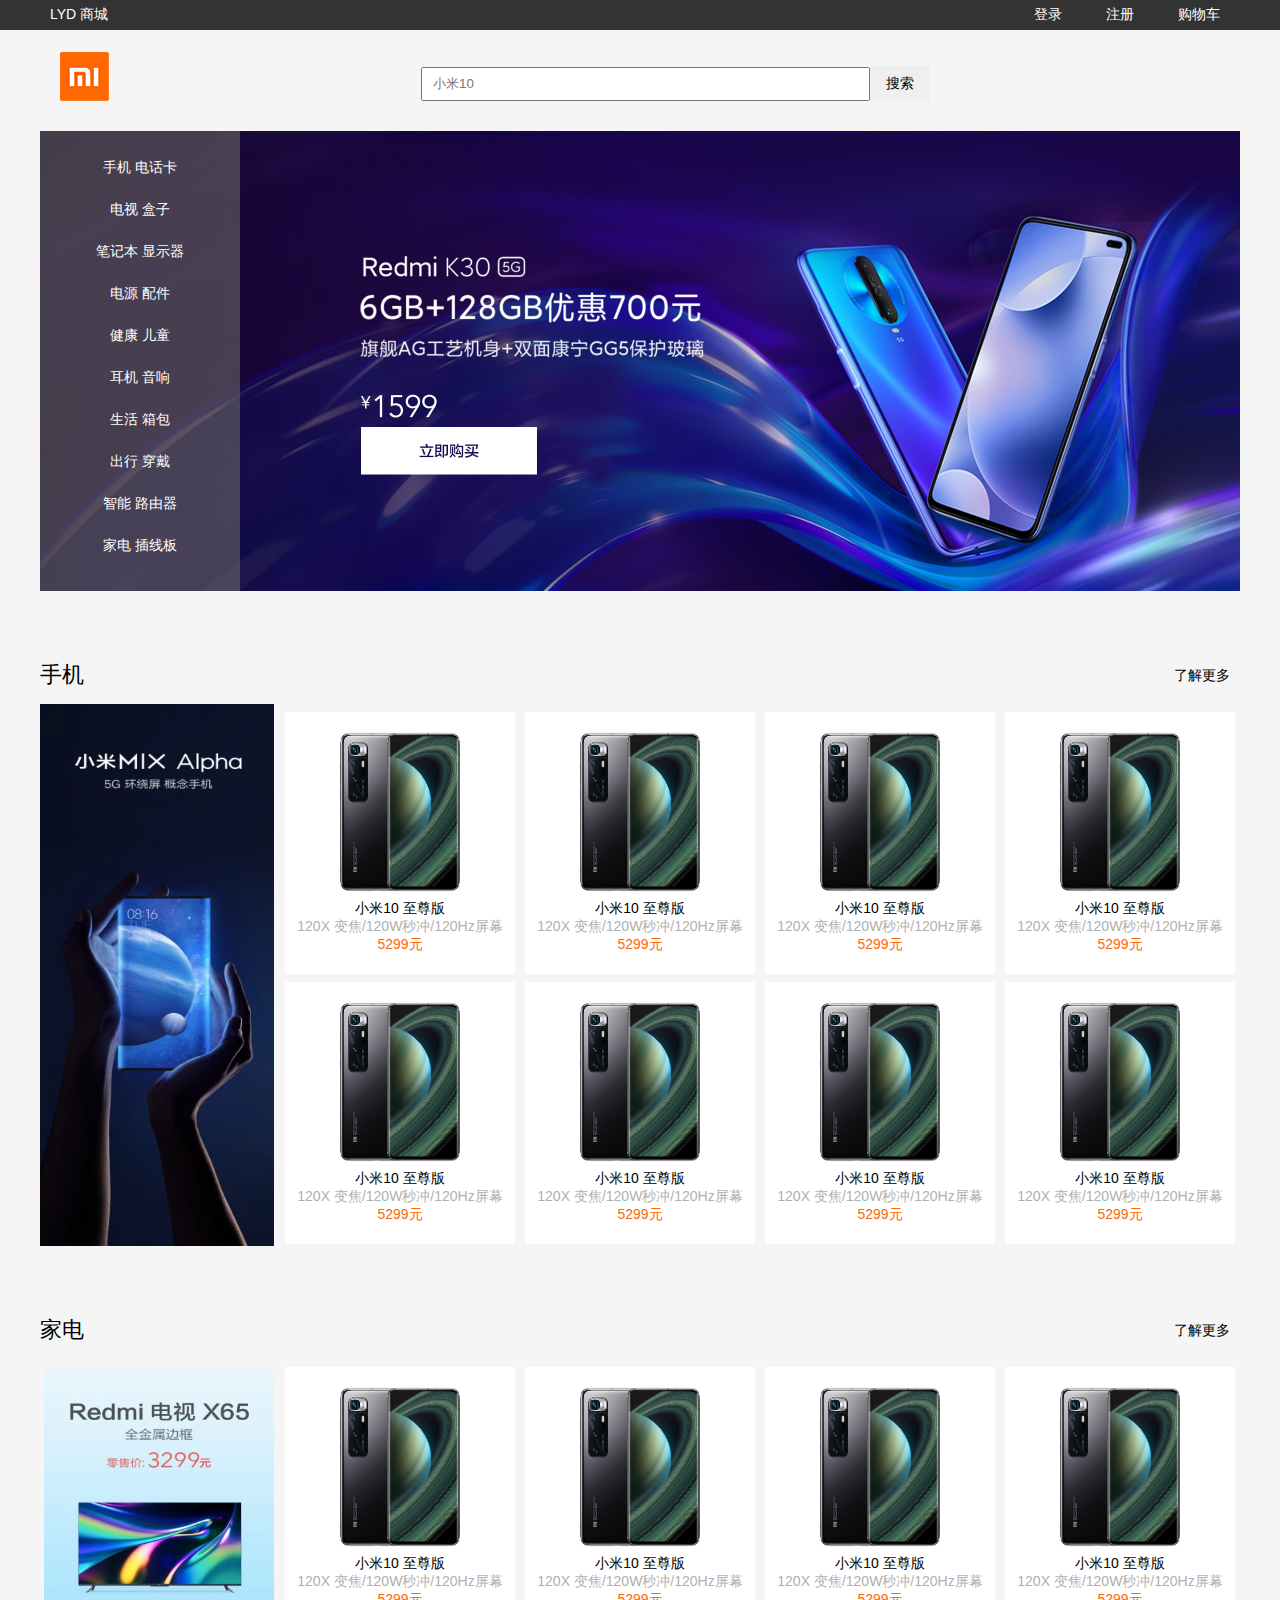
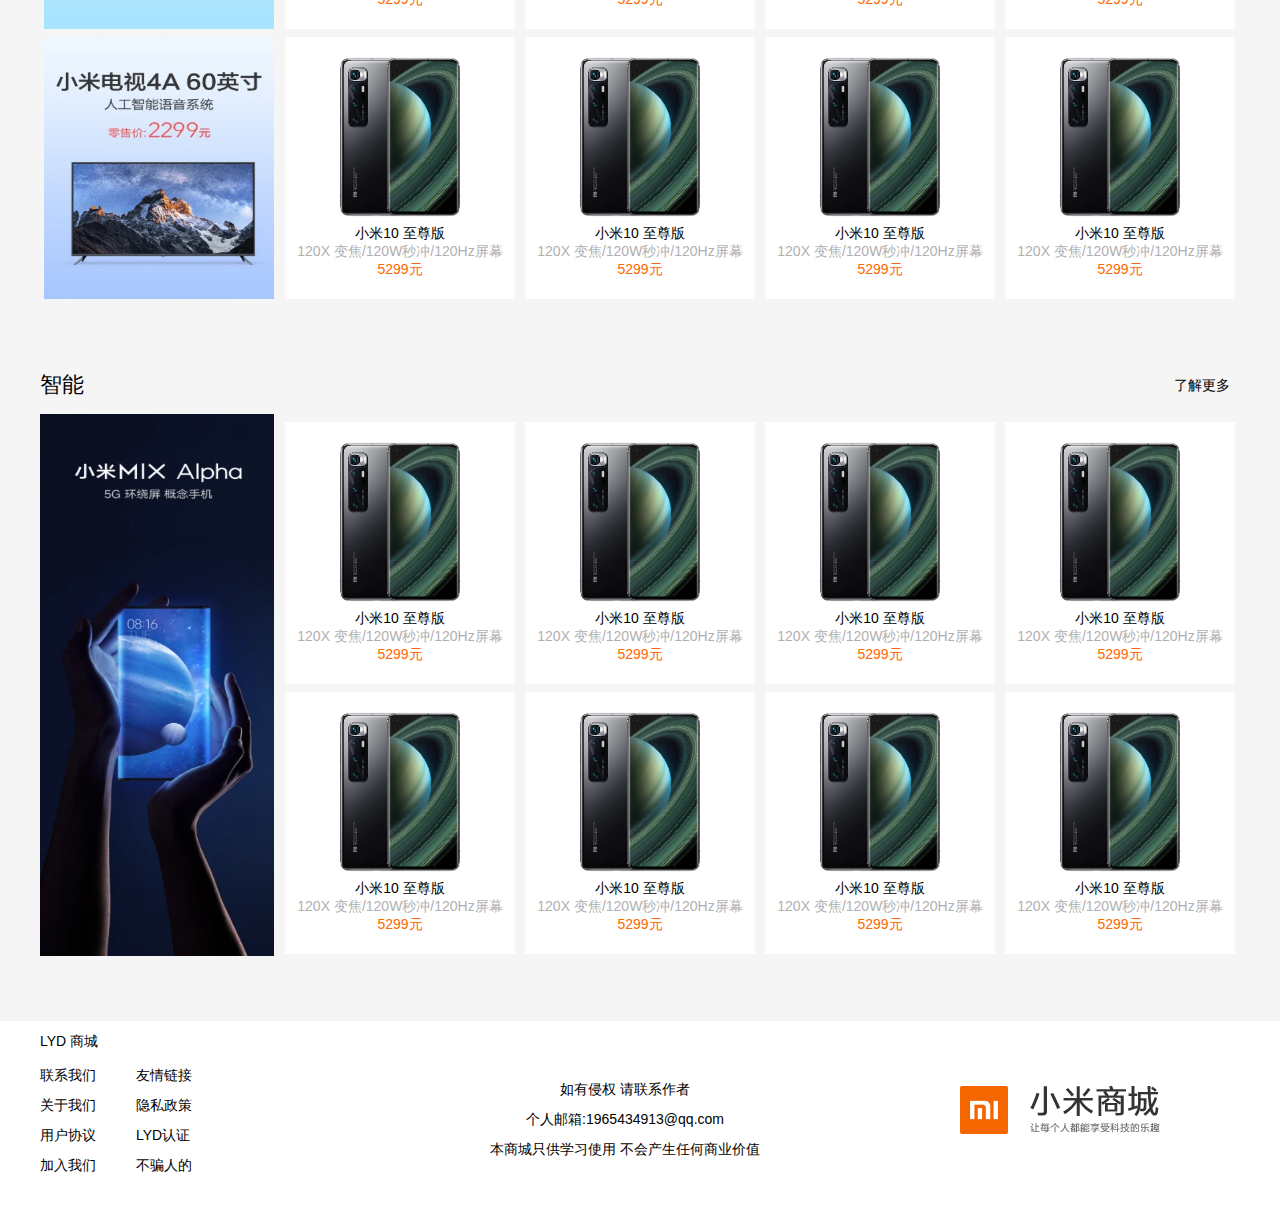
<file: index.html>
<!DOCTYPE html>
<html lang="zh">

<head>
    <meta charset="UTF-8" />
    <meta name="viewport" content="width=device-width, initial-scale=1.0" />
    <meta http-equiv="X-UA-Compatible" content="ie=edge" />
    <title>首页</title>
    <link rel="stylesheet" href="css/commom.css">
    <link rel="stylesheet" href="css/header.css">
    <link rel="stylesheet" href="css/index.css">
    <link rel="stylesheet" href="css/footer.css">
</head>

<body>
    <!-- 这个是头部 -->
    <div class="header clearfix">
        <div class="w clearfix">
            <div class="container left">
                <a href="javascript:;">LYD 商城</a>
            </div>
            <div class="bar right ">
                <a href="login.html">登录</a>
                <a href="register.html">注册</a>
                <a href="cart.html">购物车</a>
            </div>
        </div>
    </div>
    <!-- 这个是搜索栏 -->
    <div class="nav w clearfix">
        <!-- 一个logo -->
        <div class="logo clearfix">
            <a href="index.html"></a>

        </div>
        <!-- 一个搜索框 -->
        <div class="search ">
            <input type="text" placeholder="小米10">
        </div>
        <!-- 搜索按钮 -->
        <div class="searchbut ">
            <a href="list.html"><input type="button" value='搜索'></a>
        </div>
    </div>
    <!-- 头部结束 -->

    <!-- 导航 -->
    <div class="side w">
        <!-- 轮播图 -->
        <div class="images w">
            <ul>
                <li>
                    <a href="#"><img src="images/c.jpg" alt=""></a>
                </li>
                <li>
                    <a href="#"><img src="images/d.png" alt=""></a>
                </li>
                <li>
                    <a href="#"><img src="images/e.png" alt=""></a>
                </li>
                <li>
                    <a href="#"><img src="images/f.png" alt=""></a>
                </li>
            </ul>
        </div>
        <!-- 侧边导航 -->
        <div class="navlist">
            <ul>
                <li>
                    <a href="#">手机 电话卡</a>
                </li>
                <li>
                    <a href="#">电视 盒子</a>
                </li>
                <li>
                    <a href="#">笔记本 显示器</a>
                </li>
                <li>
                    <a href="#">电源 配件</a>
                </li>
                <li>
                    <a href="#">健康 儿童</a>
                </li>
                <li>
                    <a href="#">耳机 音响</a>
                </li>
                <li>
                    <a href="#">生活 箱包</a>
                </li>
                <li>
                    <a href="#">出行 穿戴</a>
                </li>
                <li>
                    <a href="#">智能 路由器</a>
                </li>
                <li>
                    <a href="#">家电 插线板</a>
                </li>
            </ul>

        </div>
    </div>
    <!-- 手机商品展示 -->
    <div class="show w">
        <div class="title clearfix">
            <h2>手机</h2>
            <a href="#">了解更多</a>
        </div>
        <div class="shops">
            <div class="sideimg left">
                <img src="./images/g.png" alt="">
            </div>
            <div class="items right">
                <ul class="clearfix">
                    <li>
                        <a href="javascript:;">
                            <img src="./images/item01.png" alt="" width="200px">
                            <h3 class="title_item">小米10 至尊版</h3>
                            <p class="desc_item">120X 变焦/120W秒冲/120Hz屏幕</p>
                            <p class="price">
                                <span class="">5299</span>元
                            </p>
                        </a>
                    </li>
                    <li>
                        <a href="javascript:;">
                            <img src="./images/item01.png" alt="" width="200px">
                            <h3 class="title_item">小米10 至尊版</h3>
                            <p class="desc_item">120X 变焦/120W秒冲/120Hz屏幕</p>
                            <p class="price">
                                <span class="">5299</span>元
                            </p>
                        </a>
                    </li>
                    <li>
                        <a href="javascript:;">
                            <img src="./images/item01.png" alt="" width="200px">
                            <h3 class="title_item">小米10 至尊版</h3>
                            <p class="desc_item">120X 变焦/120W秒冲/120Hz屏幕</p>
                            <p class="price">
                                <span class="">5299</span>元
                            </p>
                        </a>
                    </li>
                    <li>
                        <a href="javascript:;">
                            <img src="./images/item01.png" alt="" width="200px">
                            <h3 class="title_item">小米10 至尊版</h3>
                            <p class="desc_item">120X 变焦/120W秒冲/120Hz屏幕</p>
                            <p class="price">
                                <span class="">5299</span>元
                            </p>
                        </a>
                    </li>
                    <li>
                        <a href="javascript:;">
                            <img src="./images/item01.png" alt="" width="200px">
                            <h3 class="title_item">小米10 至尊版</h3>
                            <p class="desc_item">120X 变焦/120W秒冲/120Hz屏幕</p>
                            <p class="price">
                                <span class="">5299</span>元
                            </p>
                        </a>
                    </li>
                    <li>
                        <a href="javascript:;">
                            <img src="./images/item01.png" alt="" width="200px">
                            <h3 class="title_item">小米10 至尊版</h3>
                            <p class="desc_item">120X 变焦/120W秒冲/120Hz屏幕</p>
                            <p class="price">
                                <span class="">5299</span>元
                            </p>
                        </a>
                    </li>
                    <li>
                        <a href="javascript:;">
                            <img src="./images/item01.png" alt="" width="200px">
                            <h3 class="title_item">小米10 至尊版</h3>
                            <p class="desc_item">120X 变焦/120W秒冲/120Hz屏幕</p>
                            <p class="price">
                                <span class="">5299</span>元
                            </p>
                        </a>
                    </li>
                    <li>
                        <a href="javascript:;">
                            <img src="./images/item01.png" alt="" width="200px">
                            <h3 class="title_item">小米10 至尊版</h3>
                            <p class="desc_item">120X 变焦/120W秒冲/120Hz屏幕</p>
                            <p class="price">
                                <span class="">5299</span>元
                            </p>
                        </a>
                    </li>

                </ul>
            </div>
        </div>
    </div>
    <!-- 家电商品展示 注意这里的 .two css选择器-->
    <div class="show w">
        <div class="title clearfix">
            <h2>家电</h2>
            <a href="#">了解更多</a>
        </div>
        <div class="shops">
            <div class=" left two">
                <!-- 这里可以拆分为为两个商品 -->
                <!-- <img src="./images/g.png" alt=""> -->
                <ul>
                    <li>

                        <img src="./images/item02.png" alt="" width="100%" height="100%">
                    </li>
                    <li> <img src="./images/item03.png" alt="" width="100%" height="100%"></li>
                </ul>

            </div>
            <div class="items right">
                <ul class="clearfix">
                    <li>
                        <a href="javascript:;">
                            <img src="./images/item01.png" alt="" width="200px">
                            <h3 class="title_item">小米10 至尊版</h3>
                            <p class="desc_item">120X 变焦/120W秒冲/120Hz屏幕</p>
                            <p class="price">
                                <span class="">5299</span>元
                            </p>
                        </a>
                    </li>
                    <li>
                        <a href="javascript:;">
                            <img src="./images/item01.png" alt="" width="200px">
                            <h3 class="title_item">小米10 至尊版</h3>
                            <p class="desc_item">120X 变焦/120W秒冲/120Hz屏幕</p>
                            <p class="price">
                                <span class="">5299</span>元
                            </p>
                        </a>
                    </li>
                    <li>
                        <a href="javascript:;">
                            <img src="./images/item01.png" alt="" width="200px">
                            <h3 class="title_item">小米10 至尊版</h3>
                            <p class="desc_item">120X 变焦/120W秒冲/120Hz屏幕</p>
                            <p class="price">
                                <span class="">5299</span>元
                            </p>
                        </a>
                    </li>
                    <li>
                        <a href="javascript:;">
                            <img src="./images/item01.png" alt="" width="200px">
                            <h3 class="title_item">小米10 至尊版</h3>
                            <p class="desc_item">120X 变焦/120W秒冲/120Hz屏幕</p>
                            <p class="price">
                                <span class="">5299</span>元
                            </p>
                        </a>
                    </li>
                    <li>
                        <a href="javascript:;">
                            <img src="./images/item01.png" alt="" width="200px">
                            <h3 class="title_item">小米10 至尊版</h3>
                            <p class="desc_item">120X 变焦/120W秒冲/120Hz屏幕</p>
                            <p class="price">
                                <span class="">5299</span>元
                            </p>
                        </a>
                    </li>
                    <li>
                        <a href="javascript:;">
                            <img src="./images/item01.png" alt="" width="200px">
                            <h3 class="title_item">小米10 至尊版</h3>
                            <p class="desc_item">120X 变焦/120W秒冲/120Hz屏幕</p>
                            <p class="price">
                                <span class="">5299</span>元
                            </p>
                        </a>
                    </li>
                    <li>
                        <a href="javascript:;">
                            <img src="./images/item01.png" alt="" width="200px">
                            <h3 class="title_item">小米10 至尊版</h3>
                            <p class="desc_item">120X 变焦/120W秒冲/120Hz屏幕</p>
                            <p class="price">
                                <span class="">5299</span>元
                            </p>
                        </a>
                    </li>
                    <li>
                        <a href="javascript:;">
                            <img src="./images/item01.png" alt="" width="200px">
                            <h3 class="title_item">小米10 至尊版</h3>
                            <p class="desc_item">120X 变焦/120W秒冲/120Hz屏幕</p>
                            <p class="price">
                                <span class="">5299</span>元
                            </p>
                        </a>
                    </li>

                </ul>
            </div>
        </div>
    </div>
    <!-- 智能商品展示 -->
    <div class="show w">
        <div class="title clearfix">
            <h2>智能</h2>
            <a href="#">了解更多</a>
        </div>
        <div class="shops">
            <div class="sideimg left">
                <img src="./images/g.png" alt="">
            </div>
            <div class="items right">
                <ul class="clearfix">
                    <li>
                        <a href="javascript:;">
                            <img src="./images/item01.png" alt="" width="200px">
                            <h3 class="title_item">小米10 至尊版</h3>
                            <p class="desc_item">120X 变焦/120W秒冲/120Hz屏幕</p>
                            <p class="price">
                                <span class="">5299</span>元
                            </p>
                        </a>
                    </li>
                    <li>
                        <a href="javascript:;">
                            <img src="./images/item01.png" alt="" width="200px">
                            <h3 class="title_item">小米10 至尊版</h3>
                            <p class="desc_item">120X 变焦/120W秒冲/120Hz屏幕</p>
                            <p class="price">
                                <span class="">5299</span>元
                            </p>
                        </a>
                    </li>
                    <li>
                        <a href="javascript:;">
                            <img src="./images/item01.png" alt="" width="200px">
                            <h3 class="title_item">小米10 至尊版</h3>
                            <p class="desc_item">120X 变焦/120W秒冲/120Hz屏幕</p>
                            <p class="price">
                                <span class="">5299</span>元
                            </p>
                        </a>
                    </li>
                    <li>
                        <a href="javascript:;">
                            <img src="./images/item01.png" alt="" width="200px">
                            <h3 class="title_item">小米10 至尊版</h3>
                            <p class="desc_item">120X 变焦/120W秒冲/120Hz屏幕</p>
                            <p class="price">
                                <span class="">5299</span>元
                            </p>
                        </a>
                    </li>
                    <li>
                        <a href="javascript:;">
                            <img src="./images/item01.png" alt="" width="200px">
                            <h3 class="title_item">小米10 至尊版</h3>
                            <p class="desc_item">120X 变焦/120W秒冲/120Hz屏幕</p>
                            <p class="price">
                                <span class="">5299</span>元
                            </p>
                        </a>
                    </li>
                    <li>
                        <a href="javascript:;">
                            <img src="./images/item01.png" alt="" width="200px">
                            <h3 class="title_item">小米10 至尊版</h3>
                            <p class="desc_item">120X 变焦/120W秒冲/120Hz屏幕</p>
                            <p class="price">
                                <span class="">5299</span>元
                            </p>
                        </a>
                    </li>
                    <li>
                        <a href="javascript:;">
                            <img src="./images/item01.png" alt="" width="200px">
                            <h3 class="title_item">小米10 至尊版</h3>
                            <p class="desc_item">120X 变焦/120W秒冲/120Hz屏幕</p>
                            <p class="price">
                                <span class="">5299</span>元
                            </p>
                        </a>
                    </li>
                    <li>
                        <a href="javascript:;">
                            <img src="./images/item01.png" alt="" width="200px">
                            <h3 class="title_item">小米10 至尊版</h3>
                            <p class="desc_item">120X 变焦/120W秒冲/120Hz屏幕</p>
                            <p class="price">
                                <span class="">5299</span>元
                            </p>
                        </a>
                    </li>

                </ul>
            </div>
        </div>
    </div>
    <!-- 商品展示结束 -->
    <!-- 尾部开始 -->
    <div class="footer w">
        <div class="font_desc w">
            <span>LYD 商城</span>
            <div class="font_desc2 clearfix">
                <!-- 第一列 -->
                <div class="font_desc3 ">
                    <ul>
                        <li>
                            <a href="">联系我们</a>
                        </li>
                        <li><a href="">关于我们</a></li>
                        <li><a href="">用户协议</a></li>
                        <li><a href="">加入我们</a></li>
                    </ul>
                </div>
                <!-- 第二列 -->
                <div class="font_desc4 ">
                    <ul>
                        <li>
                            <a href="">友情链接</a>
                        </li>
                        <li><a href="">隐私政策</a></li>
                        <li><a href="">LYD认证</a></li>
                        <li><a href="">不骗人的</a></li>
                    </ul>
                </div>
                <!-- 第三列 -->
                <div class=" info  right">
                    <p>如有侵权 请联系作者</p>
                    <p>个人邮箱:1965434913@qq.com</p>
                    <p>本商城只供学习使用 不会产生任何商业价值</p>
                </div>
                <div class="position">
                    <a href="#"><img src="./images/logo.png" alt=""></a>
                </div>
            </div>
        </div>
    </div>
    <!-- 尾部结束 -->
</body>

</html>
</file>
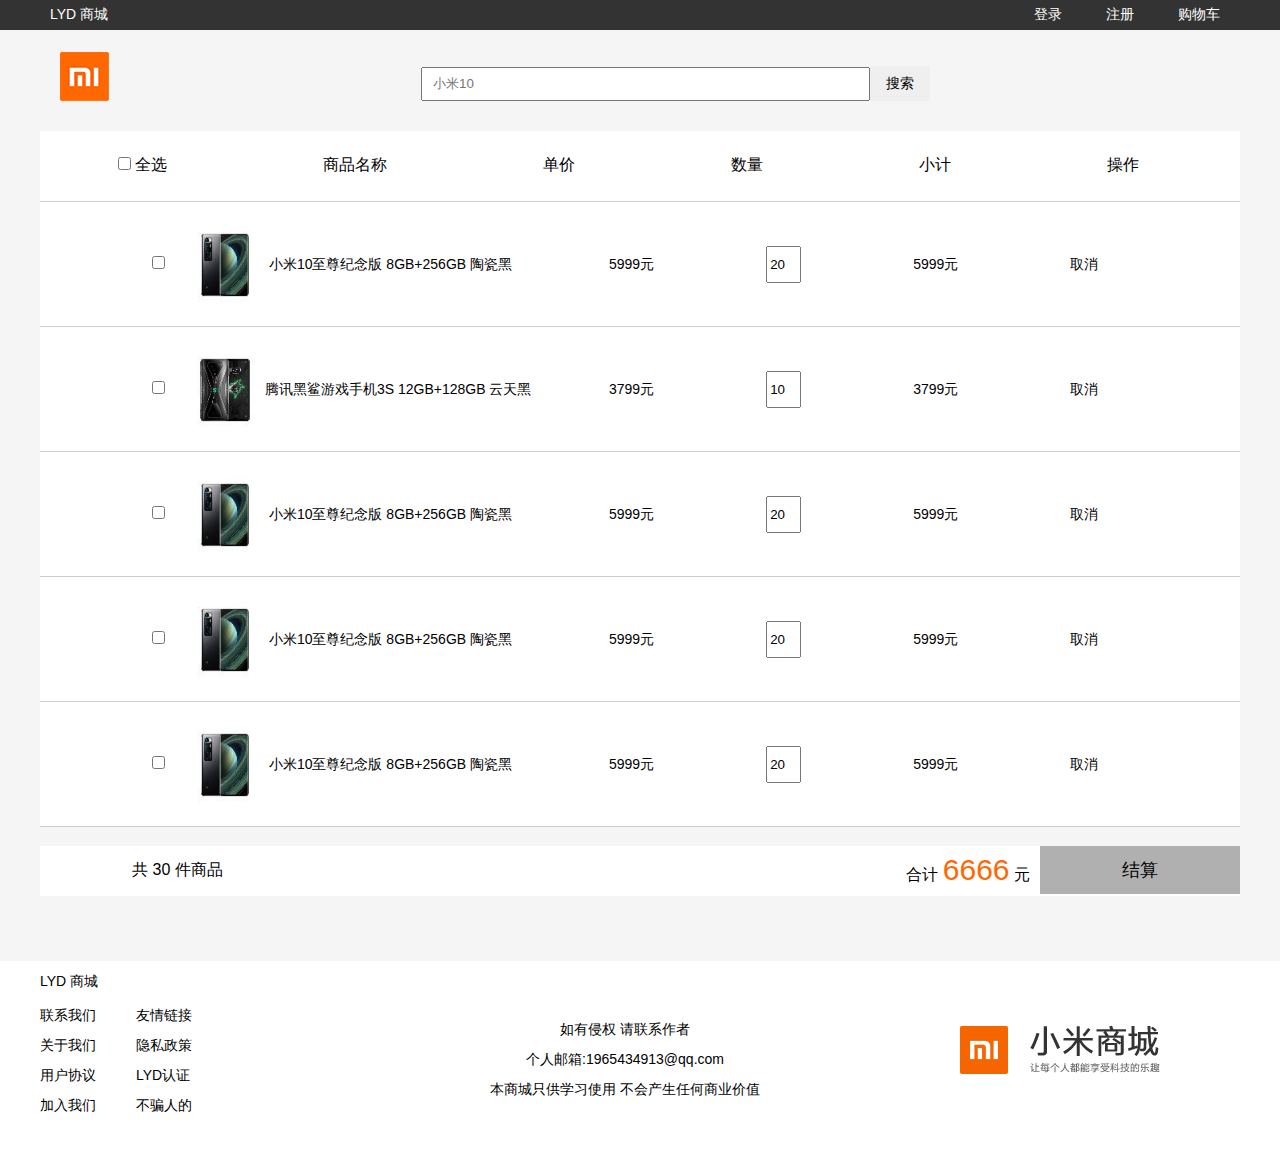
<file: cart.html>
<!DOCTYPE html>
<html lang="en">

<head>
    <meta charset="UTF-8">
    <meta name="viewport" content="width=device-width, initial-scale=1.0">
    <meta http-equiv="X-UA-Compatible" content="ie=edge">
    <title>购物车</title>
    <!-- 引入css -->
    <link rel="stylesheet" href="css/commom.css">
    <link rel="stylesheet" href="css/header.css">
    <link rel="stylesheet" href="css/footer.css">
    <link rel="stylesheet" href="css/cart.css">
</head>

<body>
    <!-- 头部开始 -->
    <div class="header clearfix">
        <div class="w clearfix">
            <div class="container left">
                <a href="javascript:;">LYD 商城</a>
            </div>
            <div class="bar right ">
                <a href="login.html">登录</a>
                <a href="register.html">注册</a>
                <a href="cart.html">购物车</a>
            </div>
        </div>
    </div>

    <div class="nav w clearfix">
        <!-- 一个logo -->
        <div class="logo clearfix">
            <a href="index.html"></a>

        </div>
        <!-- 一个搜索框 -->
        <div class="search ">
            <input type="text" placeholder="小米10">
        </div>
        <!-- 搜索按钮 -->
        <div class="searchbut ">
            <a href="list.html"><input type="button" value='搜索'></a>
        </div>
    </div>
    <!-- 头部结束 -->
    <!-- 这个地方放中间的购物车 -->
    <div class="cart w ">
        <div class="cartlist clearfix">

            <div class="list_top clearfix">
                <div class="col">
                    <input type="checkbox"> 全选
                </div>
                <div class="col ">商品名称</div>
                <div class="col one_price">单价</div>
                <div class="col ">数量</div>
                <div class="col ">小计</div>
                <div class="col">操作</div>
            </div>

            <div class="list_bottom">
                <!-- 这是一个商品的开始 -->
                <div class="list_top clearfix ">
                    <div class="col2">
                        <input type="checkbox">
                    </div>
                    <div class="col2 spe">
                        <img src="./images/car1.png" alt="" width="80px" height="80px"> 小米10至尊纪念版 8GB+256GB 陶瓷黑
                    </div>
                    <div class="col2 p_price ">5999元</div>
                    <div class="col2"><input type="text" name="" id="" value="20" class="optiton"></div>
                    <div class="col2 ">5999元</div>
                    <div class="col2">
                        <a href="javascript:;">取消</a> </div>
                </div>
                <!-- 这是第一个商品的结束-->

                <!-- 这是第二个商品的开始 -->
                <div class="list_top clearfix ">
                    <div class="col2">
                        <input type="checkbox">
                    </div>
                    <div class="col2 spe">
                        <img src="./images/car2.png" alt="" width="80px" height="80px">腾讯黑鲨游戏手机3S 12GB+128GB 云天黑
                    </div>
                    <div class="col2 p_price ">3799元</div>
                    <div class="col2"><input type="text" name="" id="" value="10" class="optiton"></div>
                    <div class="col2 ">3799元</div>
                    <div class="col2">
                        <a href="javascript:;">取消</a> </div>
                </div>
                <!-- 这是第二个商品的结束-->
                <div class="list_top clearfix ">
                    <div class="col2">
                        <input type="checkbox">
                    </div>
                    <div class="col2 spe">
                        <img src="./images/car1.png" alt="" width="80px" height="80px"> 小米10至尊纪念版 8GB+256GB 陶瓷黑
                    </div>
                    <div class="col2 p_price ">5999元</div>
                    <div class="col2"><input type="text" name="" id="" value="20" class="optiton"></div>
                    <div class="col2 ">5999元</div>
                    <div class="col2">
                        <a href="javascript:;">取消</a> </div>
                </div>
                <div class="list_top clearfix ">
                    <div class="col2">
                        <input type="checkbox">
                    </div>
                    <div class="col2 spe">
                        <img src="./images/car1.png" alt="" width="80px" height="80px"> 小米10至尊纪念版 8GB+256GB 陶瓷黑
                    </div>
                    <div class="col2 p_price ">5999元</div>
                    <div class="col2"><input type="text" name="" id="" value="20" class="optiton"></div>
                    <div class="col2 ">5999元</div>
                    <div class="col2">
                        <a href="javascript:;">取消</a> </div>
                </div>
                <div class="list_top clearfix ">
                    <div class="col2">
                        <input type="checkbox">
                    </div>
                    <div class="col2 spe">
                        <img src="./images/car1.png" alt="" width="80px" height="80px"> 小米10至尊纪念版 8GB+256GB 陶瓷黑
                    </div>
                    <div class="col2 p_price ">5999元</div>
                    <div class="col2"><input type="text" name="" id="" value="20" class="optiton"></div>
                    <div class="col2 ">5999元</div>
                    <div class="col2">
                        <a href="javascript:;">取消</a> </div>
                </div>
            </div>

        </div>
        <!-- 提交订单 -->
        <div class="submit">
            <div class="sub_left left">
                <p>共 <span>30</span> 件商品 </p>
            </div>
            <div class="sub_right right">
                <a href="#">结算</a>
            </div>
            <div class="money right">
                合计 <span class="red">6666</span> 元
            </div>
        </div>
        <!-- 提交订单结束 -->
    </div>
    <!-- 这个地方放中间的购物车 -->
    <!-- 尾部开始 -->
    <div class="footer w">
        <div class="font_desc w">
            <span>LYD 商城</span>
            <div class="font_desc2 clearfix">
                <!-- 第一列 -->
                <div class="font_desc3 ">
                    <ul>
                        <li>
                            <a href="">联系我们</a>
                        </li>
                        <li><a href="">关于我们</a></li>
                        <li><a href="">用户协议</a></li>
                        <li><a href="">加入我们</a></li>
                    </ul>
                </div>
                <!-- 第二列 -->
                <div class="font_desc4 ">
                    <ul>
                        <li>
                            <a href="">友情链接</a>
                        </li>
                        <li><a href="">隐私政策</a></li>
                        <li><a href="">LYD认证</a></li>
                        <li><a href="">不骗人的</a></li>
                    </ul>
                </div>
                <!-- 第三列 -->
                <div class=" info  right">
                    <p>如有侵权 请联系作者</p>
                    <p>个人邮箱:1965434913@qq.com</p>
                    <p>本商城只供学习使用 不会产生任何商业价值</p>
                </div>
                <div class="position">
                    <a href="#"><img src="./images/logo.png" alt=""></a>
                </div>
            </div>
        </div>
    </div>
    <!-- 尾部结束 -->
</body>

</html>
</file>
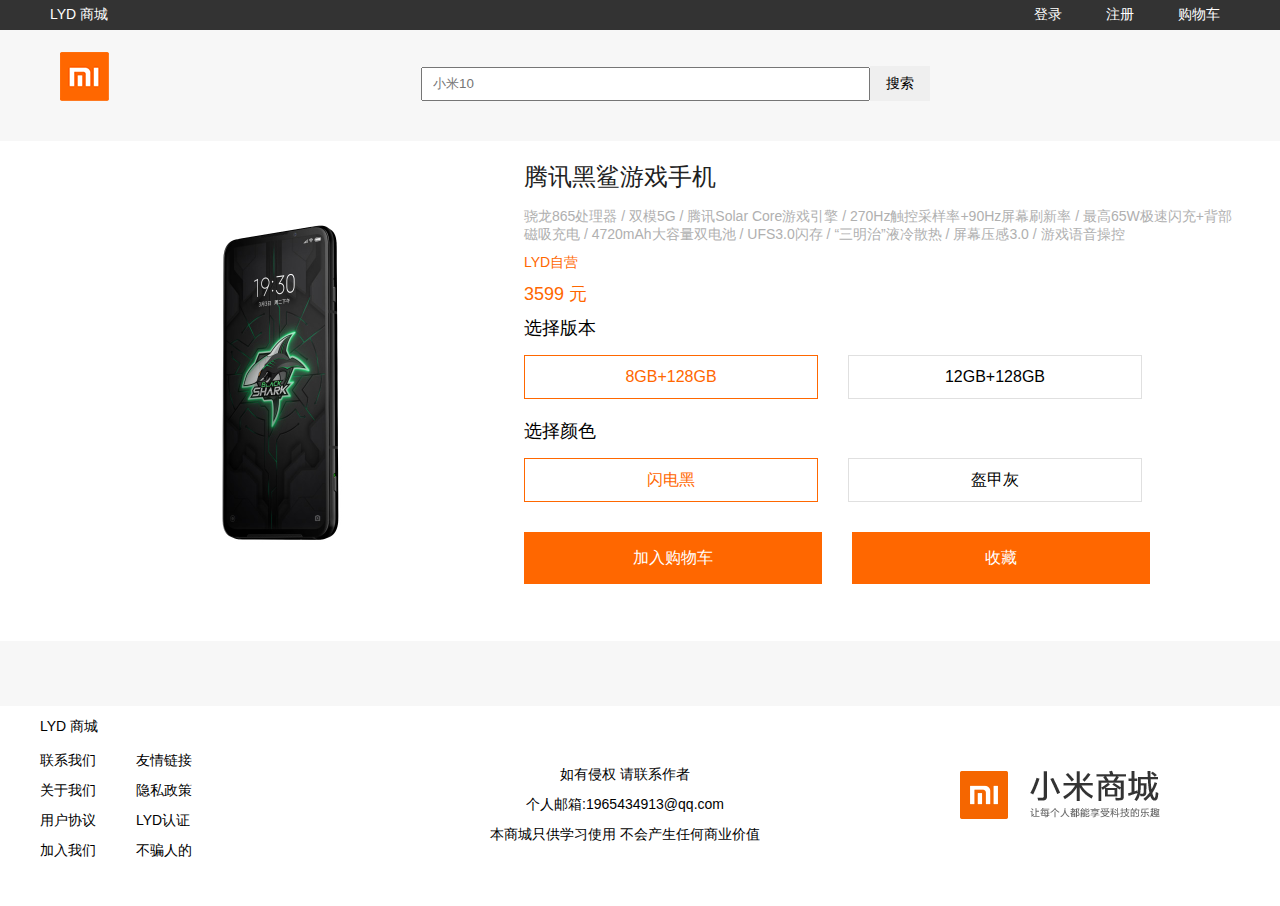
<file: detail.html>
<!DOCTYPE html>
<html lang="en">

<head>
    <meta charset="UTF-8">
    <meta name="viewport" content="width=device-width, initial-scale=1.0">
    <meta http-equiv="X-UA-Compatible" content="ie=edge">
    <title>详情页</title>
    <link rel="stylesheet" href="css/commom.css">
    <link rel="stylesheet" href="css/header.css">
    <link rel="stylesheet" href="css/footer.css">
    <link rel="stylesheet" href="css/detail.css">
</head>

<body>
    <!-- 这个是头部 -->
    <div class="header clearfix">
        <div class="w clearfix">
            <div class="container left">
                <a href="javascript:;">LYD 商城</a>
            </div>
            <div class="bar right ">
                <a href="login.html">登录</a>
                <a href="register.html">注册</a>
                <a href="cart.html">购物车</a>
            </div>
        </div>
    </div>
    <!-- 这个是搜索栏 -->
    <div class="nav w clearfix">
        <!-- 一个logo -->
        <div class="logo clearfix">
            <a href="index.html"></a>

        </div>
        <!-- 一个搜索框 -->
        <div class="search ">
            <input type="text" placeholder="小米10">
        </div>
        <!-- 搜索按钮 -->
        <div class="searchbut ">
            <a href="list.html"><input type="button" value='搜索'></a>
        </div>
    </div>
    <!-- 头部结束 -->
    <!-- 商品详情开始 -->
    <div class="page clearfix ">
        <div class="imgAndPro">
            <div class="img-left left">
                <a href="#"><img src="./images/detail.jpg" alt="" width="400px"></a>
            </div>
            <div class="product-con left">
                <h2>腾讯黑鲨游戏手机</h2>
                <p class="sale-desc">骁龙865处理器 / 双模5G / 腾讯Solar Core游戏引擎 / 270Hz触控采样率+90Hz屏幕刷新率 / 最高65W极速闪充+背部磁吸充电 / 4720mAh大容量双电池 / UFS3.0闪存 / “三明治”液冷散热 / 屏幕压感3.0 / 游戏语音操控</p>
                <div class="company-info">LYD自营</div>
                <div class="price-info"><span>3599</span> 元</div>
                <div class="buy-option">
                    <div class="option_title">选择版本</div>
                    <ul class="clearfix">
                        <li class="active3 "><a href="#" class="active4">8GB+128GB</a></li>
                        <li><a href="#">12GB+128GB</a></li>
                    </ul>
                </div>
                <div class="buy-option">
                    <div class="option_title">选择颜色</div>
                    <ul class="clearfix">
                        <li class="active3 "><a href="#" class="active4">闪电黑</a></li>
                        <li><a href="#">盔甲灰</a></li>
                    </ul>
                </div>
                <div class="btn-box">
                    <a href="#">加入购物车</a>
                    <a href="#">收藏</a>
                </div>
            </div>
        </div>

    </div>
    <!-- 商品详情结束 -->
    <!-- 尾部开始 -->
    <div class="footer w">
        <div class="font_desc w">
            <span>LYD 商城</span>
            <div class="font_desc2 clearfix">
                <!-- 第一列 -->
                <div class="font_desc3 ">
                    <ul>
                        <li>
                            <a href="">联系我们</a>
                        </li>
                        <li><a href="">关于我们</a></li>
                        <li><a href="">用户协议</a></li>
                        <li><a href="">加入我们</a></li>
                    </ul>
                </div>
                <!-- 第二列 -->
                <div class="font_desc4 ">
                    <ul>
                        <li>
                            <a href="">友情链接</a>
                        </li>
                        <li><a href="">隐私政策</a></li>
                        <li><a href="">LYD认证</a></li>
                        <li><a href="">不骗人的</a></li>
                    </ul>
                </div>
                <!-- 第三列 -->
                <div class=" info  right">
                    <p>如有侵权 请联系作者</p>
                    <p>个人邮箱:1965434913@qq.com</p>
                    <p>本商城只供学习使用 不会产生任何商业价值</p>
                </div>
                <div class="position">
                    <a href="#"><img src="./images/logo.png" alt=""></a>
                </div>
            </div>
        </div>
    </div>
    <!-- 尾部结束 -->
</body>

</html>
</file>
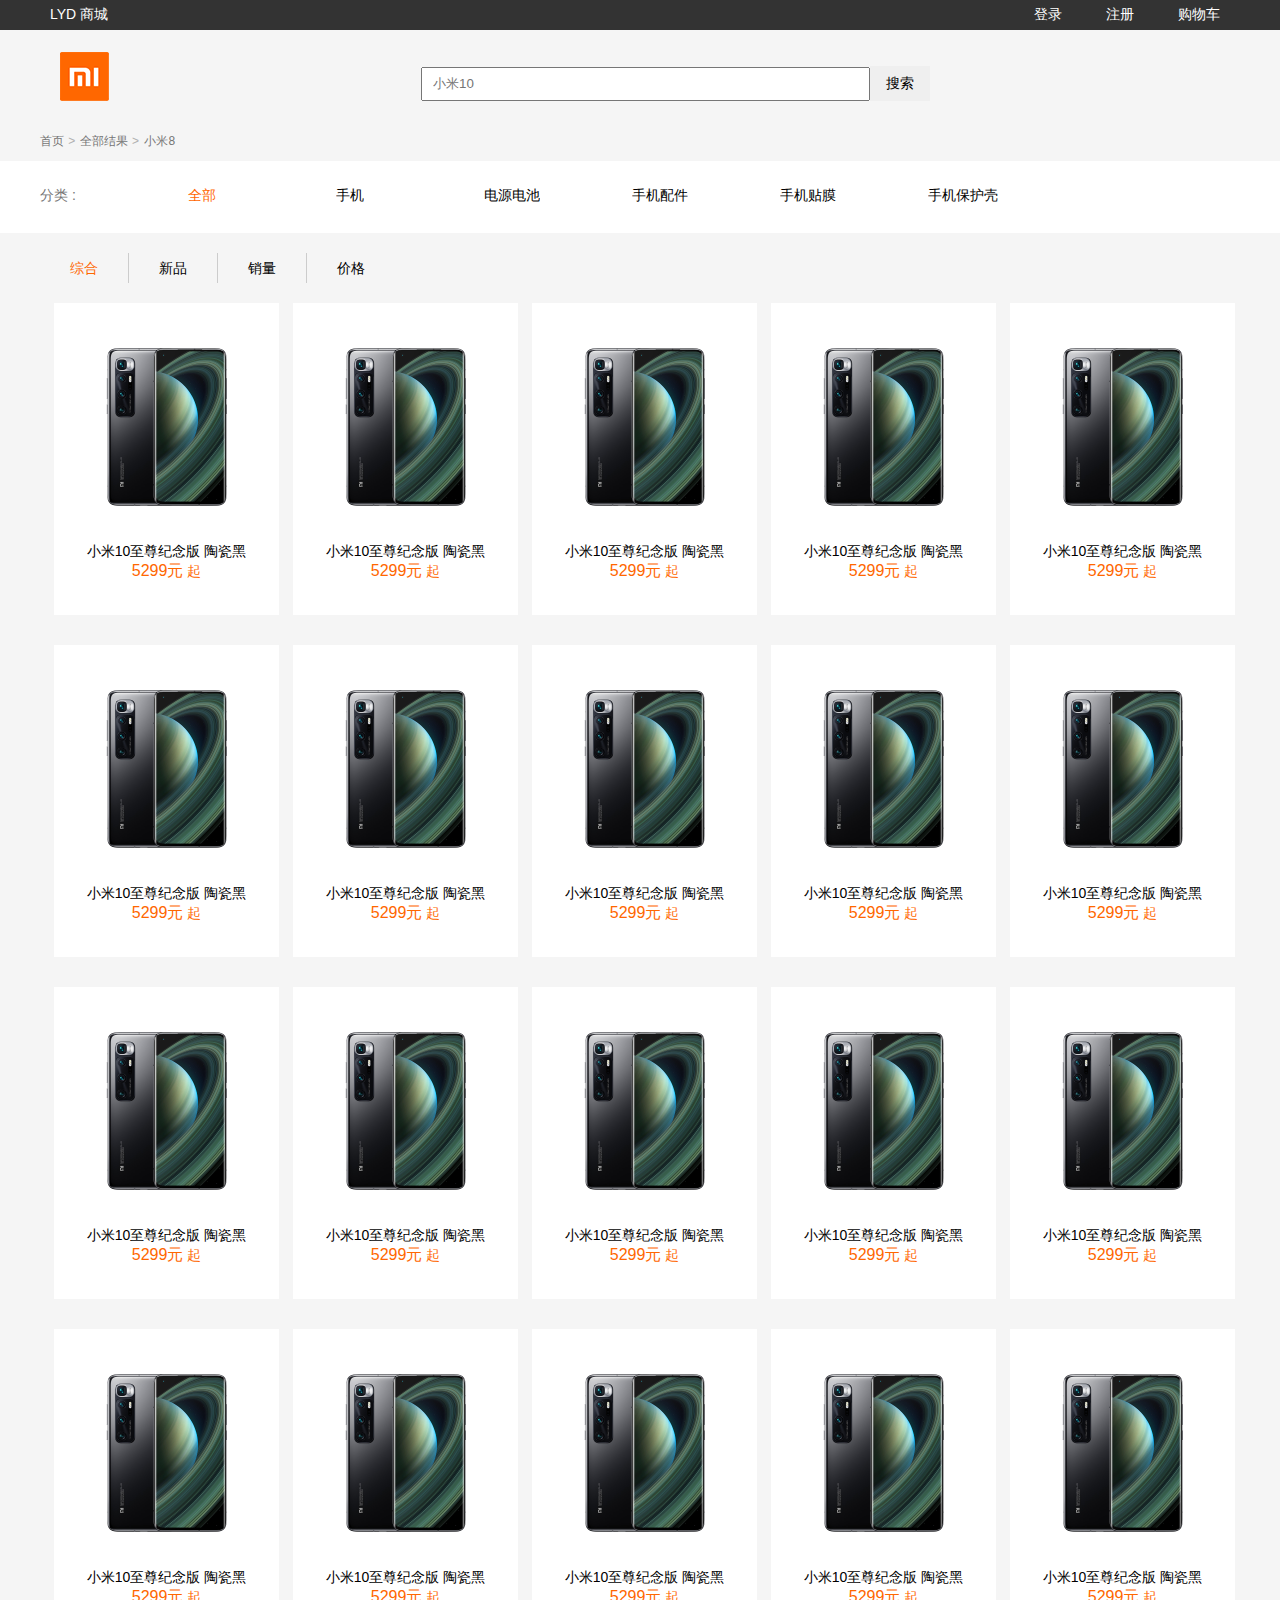
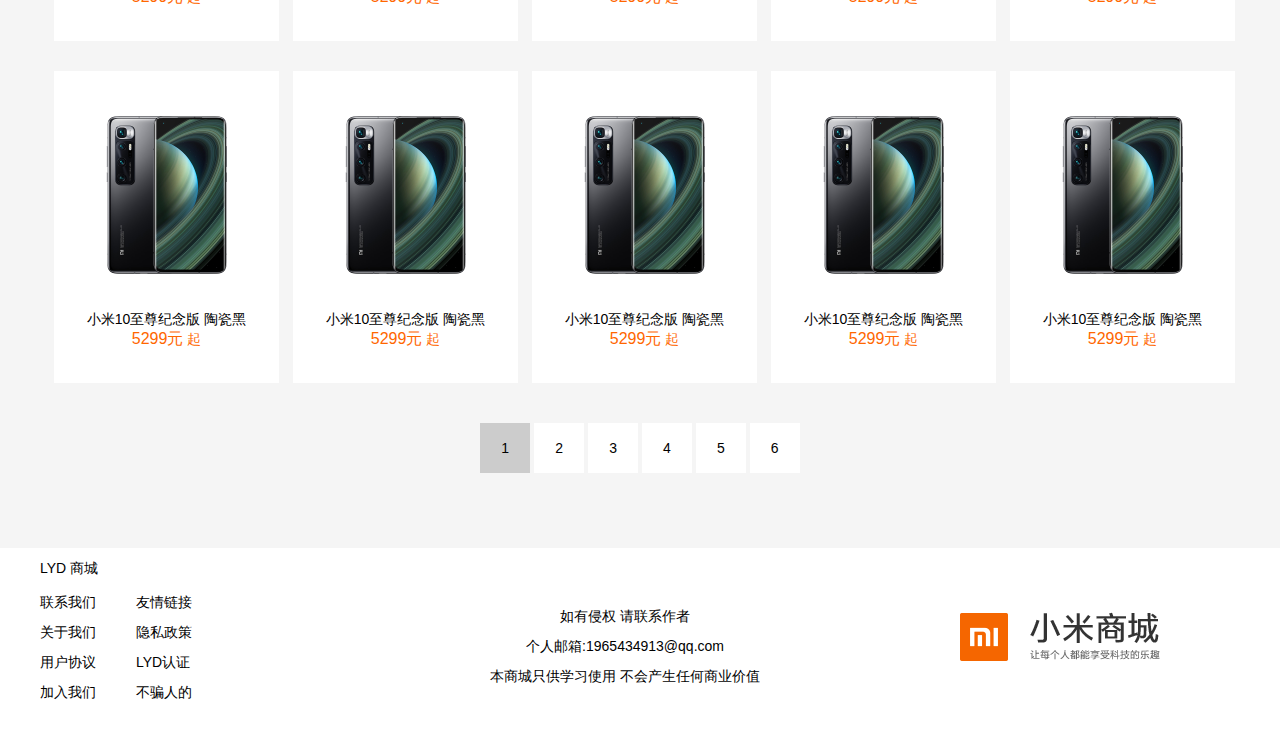
<file: list.html>
<!DOCTYPE html>
<html lang="en">

<head>
    <meta charset="UTF-8">
    <meta name="viewport" content="width=device-width, initial-scale=1.0">
    <meta http-equiv="X-UA-Compatible" content="ie=edge">
    <title>列表页</title>
    <link rel="stylesheet" href="css/commom.css">
    <link rel="stylesheet" href="css/header.css">
    <link rel="stylesheet" href="css/footer.css">
    <link rel="stylesheet" href="css/list.css">
</head>

<body>
    <!-- 这个是头部 -->
    <div class="header clearfix">
        <div class="w clearfix">
            <div class="container left">
                <a href="javascript:;">LYD 商城</a>
            </div>
            <div class="bar right ">
                <a href="login.html">登录</a>
                <a href="register.html">注册</a>
                <a href="cart.html">购物车</a>
            </div>
        </div>
    </div>
    <!-- 这个是搜索栏 -->
    <div class="nav w clearfix">
        <!-- 一个logo -->
        <div class="logo clearfix">
            <a href="index.html"></a>

        </div>
        <!-- 一个搜索框 -->
        <div class="search ">
            <input type="text" placeholder="小米10">
        </div>
        <!-- 搜索按钮 -->
        <div class="searchbut ">
            <a href="list.html"><input type="button" value='搜索'></a>
        </div>
    </div>
    <!-- 头部结束 -->
    <!-- 这里面写商品列表 开始 -->
    <div class="search-container clearfix">
        <!-- 面包屑导航 -->
        <div class="breadcrumbs w">
            <a href="#">首页</a>
            <span class="sep">></span>
            <a href="#">全部结果</a>
            <span class="sep">></span>
            <span class="" style="color:#757575;">小米8</span>

        </div>
        <!-- 查询条件 -->
        <div class="search-filter">
            <div class="filter-list w clearfix">
                <ul>
                    <span class="label">分类 :</span>
                    <li class="active">全部</li>
                    <li>
                        <a href="#">手机</a> </li>
                    <li>
                        <a href="#">电源电池</a> </li>
                    <li>
                        <a href="#">手机配件</a> </li>
                    <li>
                        <a href="#">手机贴膜</a> </li>
                    <li>
                        <a href="#">手机保护壳</a> </li>
                </ul>


            </div>
        </div>
        <!-- 查询结果 -->
        <div class="search-result w clearfix">
            <div class="order-list clearfix">
                <ul>
                    <li>
                        <a href="#" class="active">综合</a>
                    </li>
                    <li>
                        <a href="#">新品</a>
                    </li>
                    <li>
                        <a href="#">销量</a>
                    </li>
                    <li>
                        <a href="#">价格</a>
                    </li>
                </ul>

            </div>
            <div class="p_list clearfix">
                <!-- 一个商品的开始 -->
                <div class="goods_item">
                    <div class="goods_img">
                        <a href="detail.html">
                            <img src="./images/goods_item01.jpg" alt="" width="200px" height="200px">
                        </a>
                    </div>
                    <h2>
                        <a href="detail.html">小米10至尊纪念版 陶瓷黑</a>
                    </h2>
                    <p>
                        <span class="p_money">5299元</span>
                        <span>起</span>
                    </p>
                </div>
                <!-- 一个商品的结束 -->
                <!-- 一个商品的开始 -->
                <div class="goods_item">
                    <div class="goods_img">
                        <a href="detail.html">
                            <img src="./images/goods_item01.jpg" alt="" width="200px" height="200px">
                        </a>
                    </div>
                    <h2>
                        <a href="detail.html">小米10至尊纪念版 陶瓷黑</a>
                    </h2>
                    <p>
                        <span class="p_money">5299元</span>
                        <span>起</span>
                    </p>
                </div>
                <!-- 一个商品的结束 -->
                <!-- 一个商品的开始 -->
                <div class="goods_item">
                    <div class="goods_img">
                        <a href="detail.html">
                            <img src="./images/goods_item01.jpg" alt="" width="200px" height="200px">
                        </a>
                    </div>
                    <h2>
                        <a href="detail.html">小米10至尊纪念版 陶瓷黑</a>
                    </h2>
                    <p>
                        <span class="p_money">5299元</span>
                        <span>起</span>
                    </p>
                </div>
                <!-- 一个商品的结束 -->
                <!-- 一个商品的开始 -->
                <div class="goods_item">
                    <div class="goods_img">
                        <a href="detail.html">
                            <img src="./images/goods_item01.jpg" alt="" width="200px" height="200px">
                        </a>
                    </div>
                    <h2>
                        <a href="detail.html">小米10至尊纪念版 陶瓷黑</a>
                    </h2>
                    <p>
                        <span class="p_money">5299元</span>
                        <span>起</span>
                    </p>
                </div>
                <!-- 一个商品的结束 -->
                <!-- 一个商品的开始 -->
                <div class="goods_item">
                    <div class="goods_img">
                        <a href="detail.html">
                            <img src="./images/goods_item01.jpg" alt="" width="200px" height="200px">
                        </a>
                    </div>
                    <h2>
                        <a href="detail.html">小米10至尊纪念版 陶瓷黑</a>
                    </h2>
                    <p>
                        <span class="p_money">5299元</span>
                        <span>起</span>
                    </p>
                </div>
                <!-- 一个商品的结束 -->
                <!-- 一个商品的开始 -->
                <div class="goods_item">
                    <div class="goods_img">
                        <a href="detail.html">
                            <img src="./images/goods_item01.jpg" alt="" width="200px" height="200px">
                        </a>
                    </div>
                    <h2>
                        <a href="detail.html">小米10至尊纪念版 陶瓷黑</a>
                    </h2>
                    <p>
                        <span class="p_money">5299元</span>
                        <span>起</span>
                    </p>
                </div>
                <!-- 一个商品的结束 -->
                <!-- 一个商品的开始 -->
                <div class="goods_item">
                    <div class="goods_img">
                        <a href="detail.html">
                            <img src="./images/goods_item01.jpg" alt="" width="200px" height="200px">
                        </a>
                    </div>
                    <h2>
                        <a href="detail.html">小米10至尊纪念版 陶瓷黑</a>
                    </h2>
                    <p>
                        <span class="p_money">5299元</span>
                        <span>起</span>
                    </p>
                </div>
                <!-- 一个商品的结束 -->
                <!-- 一个商品的开始 -->
                <div class="goods_item">
                    <div class="goods_img">
                        <a href="detail.html">
                            <img src="./images/goods_item01.jpg" alt="" width="200px" height="200px">
                        </a>
                    </div>
                    <h2>
                        <a href="detail.html">小米10至尊纪念版 陶瓷黑</a>
                    </h2>
                    <p>
                        <span class="p_money">5299元</span>
                        <span>起</span>
                    </p>
                </div>
                <!-- 一个商品的结束 -->
                <!-- 一个商品的开始 -->
                <div class="goods_item">
                    <div class="goods_img">
                        <a href="detail.html">
                            <img src="./images/goods_item01.jpg" alt="" width="200px" height="200px">
                        </a>
                    </div>
                    <h2>
                        <a href="detail.html">小米10至尊纪念版 陶瓷黑</a>
                    </h2>
                    <p>
                        <span class="p_money">5299元</span>
                        <span>起</span>
                    </p>
                </div>
                <!-- 一个商品的结束 -->
                <!-- 一个商品的开始 -->
                <div class="goods_item">
                    <div class="goods_img">
                        <a href="detail.html">
                            <img src="./images/goods_item01.jpg" alt="" width="200px" height="200px">
                        </a>
                    </div>
                    <h2>
                        <a href="detail.html">小米10至尊纪念版 陶瓷黑</a>
                    </h2>
                    <p>
                        <span class="p_money">5299元</span>
                        <span>起</span>
                    </p>
                </div>
                <!-- 一个商品的结束 -->

                <!-- 一个商品的开始 -->
                <div class="goods_item">
                    <div class="goods_img">
                        <a href="detail.html">
                            <img src="./images/goods_item01.jpg" alt="" width="200px" height="200px">
                        </a>
                    </div>
                    <h2>
                        <a href="detail.html">小米10至尊纪念版 陶瓷黑</a>
                    </h2>
                    <p>
                        <span class="p_money">5299元</span>
                        <span>起</span>
                    </p>
                </div>
                <!-- 一个商品的结束 -->
                <!-- 一个商品的开始 -->
                <div class="goods_item">
                    <div class="goods_img">
                        <a href="detail.html">
                            <img src="./images/goods_item01.jpg" alt="" width="200px" height="200px">
                        </a>
                    </div>
                    <h2>
                        <a href="detail.html">小米10至尊纪念版 陶瓷黑</a>
                    </h2>
                    <p>
                        <span class="p_money">5299元</span>
                        <span>起</span>
                    </p>
                </div>
                <!-- 一个商品的结束 -->
                <!-- 一个商品的开始 -->
                <div class="goods_item">
                    <div class="goods_img">
                        <a href="detail.html">
                            <img src="./images/goods_item01.jpg" alt="" width="200px" height="200px">
                        </a>
                    </div>
                    <h2>
                        <a href="detail.html">小米10至尊纪念版 陶瓷黑</a>
                    </h2>
                    <p>
                        <span class="p_money">5299元</span>
                        <span>起</span>
                    </p>
                </div>
                <!-- 一个商品的结束 -->
                <!-- 一个商品的开始 -->
                <div class="goods_item">
                    <div class="goods_img">
                        <a href="detail.html">
                            <img src="./images/goods_item01.jpg" alt="" width="200px" height="200px">
                        </a>
                    </div>
                    <h2>
                        <a href="detail.html">小米10至尊纪念版 陶瓷黑</a>
                    </h2>
                    <p>
                        <span class="p_money">5299元</span>
                        <span>起</span>
                    </p>
                </div>
                <!-- 一个商品的结束 -->
                <!-- 一个商品的开始 -->
                <div class="goods_item">
                    <div class="goods_img">
                        <a href="detail.html">
                            <img src="./images/goods_item01.jpg" alt="" width="200px" height="200px">
                        </a>
                    </div>
                    <h2>
                        <a href="detail.html">小米10至尊纪念版 陶瓷黑</a>
                    </h2>
                    <p>
                        <span class="p_money">5299元</span>
                        <span>起</span>
                    </p>
                </div>
                <!-- 一个商品的结束 -->

                <!-- 一个商品的开始 -->
                <div class="goods_item">
                    <div class="goods_img">
                        <a href="detail.html">
                            <img src="./images/goods_item01.jpg" alt="" width="200px" height="200px">
                        </a>
                    </div>
                    <h2>
                        <a href="detail.html">小米10至尊纪念版 陶瓷黑</a>
                    </h2>
                    <p>
                        <span class="p_money">5299元</span>
                        <span>起</span>
                    </p>
                </div>
                <!-- 一个商品的结束 -->
                <!-- 一个商品的开始 -->
                <div class="goods_item">
                    <div class="goods_img">
                        <a href="detail.html">
                            <img src="./images/goods_item01.jpg" alt="" width="200px" height="200px">
                        </a>
                    </div>
                    <h2>
                        <a href="detail.html">小米10至尊纪念版 陶瓷黑</a>
                    </h2>
                    <p>
                        <span class="p_money">5299元</span>
                        <span>起</span>
                    </p>
                </div>
                <!-- 一个商品的结束 -->
                <!-- 一个商品的开始 -->
                <div class="goods_item">
                    <div class="goods_img">
                        <a href="detail.html">
                            <img src="./images/goods_item01.jpg" alt="" width="200px" height="200px">
                        </a>
                    </div>
                    <h2>
                        <a href="detail.html">小米10至尊纪念版 陶瓷黑</a>
                    </h2>
                    <p>
                        <span class="p_money">5299元</span>
                        <span>起</span>
                    </p>
                </div>
                <!-- 一个商品的结束 -->
                <!-- 一个商品的开始 -->
                <div class="goods_item">
                    <div class="goods_img">
                        <a href="detail.html">
                            <img src="./images/goods_item01.jpg" alt="" width="200px" height="200px">
                        </a>
                    </div>
                    <h2>
                        <a href="detail.html">小米10至尊纪念版 陶瓷黑</a>
                    </h2>
                    <p>
                        <span class="p_money">5299元</span>
                        <span>起</span>
                    </p>
                </div>
                <!-- 一个商品的结束 -->
                <!-- 一个商品的开始 -->
                <div class="goods_item">
                    <div class="goods_img">
                        <a href="detail.html">
                            <img src="./images/goods_item01.jpg" alt="" width="200px" height="200px">
                        </a>
                    </div>
                    <h2>
                        <a href="detail.html">小米10至尊纪念版 陶瓷黑</a>
                    </h2>
                    <p>
                        <span class="p_money">5299元</span>
                        <span>起</span>
                    </p>
                </div>
                <!-- 一个商品的结束 -->

                <!-- 一个商品的开始 -->
                <div class="goods_item">
                    <div class="goods_img">
                        <a href="detail.html">
                            <img src="./images/goods_item01.jpg" alt="" width="200px" height="200px">
                        </a>
                    </div>
                    <h2>
                        <a href="detail.html">小米10至尊纪念版 陶瓷黑</a>
                    </h2>
                    <p>
                        <span class="p_money">5299元</span>
                        <span>起</span>
                    </p>
                </div>
                <!-- 一个商品的结束 -->
                <!-- 一个商品的开始 -->
                <div class="goods_item">
                    <div class="goods_img">
                        <a href="detail.html">
                            <img src="./images/goods_item01.jpg" alt="" width="200px" height="200px">
                        </a>
                    </div>
                    <h2>
                        <a href="detail.html">小米10至尊纪念版 陶瓷黑</a>
                    </h2>
                    <p>
                        <span class="p_money">5299元</span>
                        <span>起</span>
                    </p>
                </div>
                <!-- 一个商品的结束 -->
                <!-- 一个商品的开始 -->
                <div class="goods_item">
                    <div class="goods_img">
                        <a href="detail.html">
                            <img src="./images/goods_item01.jpg" alt="" width="200px" height="200px">
                        </a>
                    </div>
                    <h2>
                        <a href="detail.html">小米10至尊纪念版 陶瓷黑</a>
                    </h2>
                    <p>
                        <span class="p_money">5299元</span>
                        <span>起</span>
                    </p>
                </div>
                <!-- 一个商品的结束 -->
                <!-- 一个商品的开始 -->
                <div class="goods_item">
                    <div class="goods_img">
                        <a href="detail.html">
                            <img src="./images/goods_item01.jpg" alt="" width="200px" height="200px">
                        </a>
                    </div>
                    <h2>
                        <a href="detail.html">小米10至尊纪念版 陶瓷黑</a>
                    </h2>
                    <p>
                        <span class="p_money">5299元</span>
                        <span>起</span>
                    </p>
                </div>
                <!-- 一个商品的结束 -->
                <!-- 一个商品的开始 -->
                <div class="goods_item">
                    <div class="goods_img">
                        <a href="detail.html">
                            <img src="./images/goods_item01.jpg" alt="" width="200px" height="200px">
                        </a>
                    </div>
                    <h2>
                        <a href="detail.html">小米10至尊纪念版 陶瓷黑</a>
                    </h2>
                    <p>
                        <span class="p_money">5299元</span>
                        <span>起</span>
                    </p>
                </div>
                <!-- 一个商品的结束 -->



            </div>

        </div>

    </div>
    <!-- 分页标签 -->
    <div class="preandnext w">
        <a href="#" class="active2">1</a>
        <a href="#">2</a>
        <a href="#">3</a>
        <a href="#">4</a>
        <a href="#">5</a>
        <a href="#">6</a>

    </div>
    <!-- 这里面写商品列表 结束 -->
    <!-- 尾部开始 -->
    <div class="footer w">
        <div class="font_desc w">
            <span>LYD 商城</span>
            <div class="font_desc2 clearfix">
                <!-- 第一列 -->
                <div class="font_desc3 ">
                    <ul>
                        <li>
                            <a href="">联系我们</a>
                        </li>
                        <li><a href="">关于我们</a></li>
                        <li><a href="">用户协议</a></li>
                        <li><a href="">加入我们</a></li>
                    </ul>
                </div>
                <!-- 第二列 -->
                <div class="font_desc4 ">
                    <ul>
                        <li>
                            <a href="">友情链接</a>
                        </li>
                        <li><a href="">隐私政策</a></li>
                        <li><a href="">LYD认证</a></li>
                        <li><a href="">不骗人的</a></li>
                    </ul>
                </div>
                <!-- 第三列 -->
                <div class=" info  right">
                    <p>如有侵权 请联系作者</p>
                    <p>个人邮箱:1965434913@qq.com</p>
                    <p>本商城只供学习使用 不会产生任何商业价值</p>
                </div>
                <div class="position">
                    <a href="#"><img src="./images/logo.png" alt=""></a>
                </div>
            </div>
        </div>
    </div>
    <!-- 尾部结束 -->
</body>

</html>
</file>
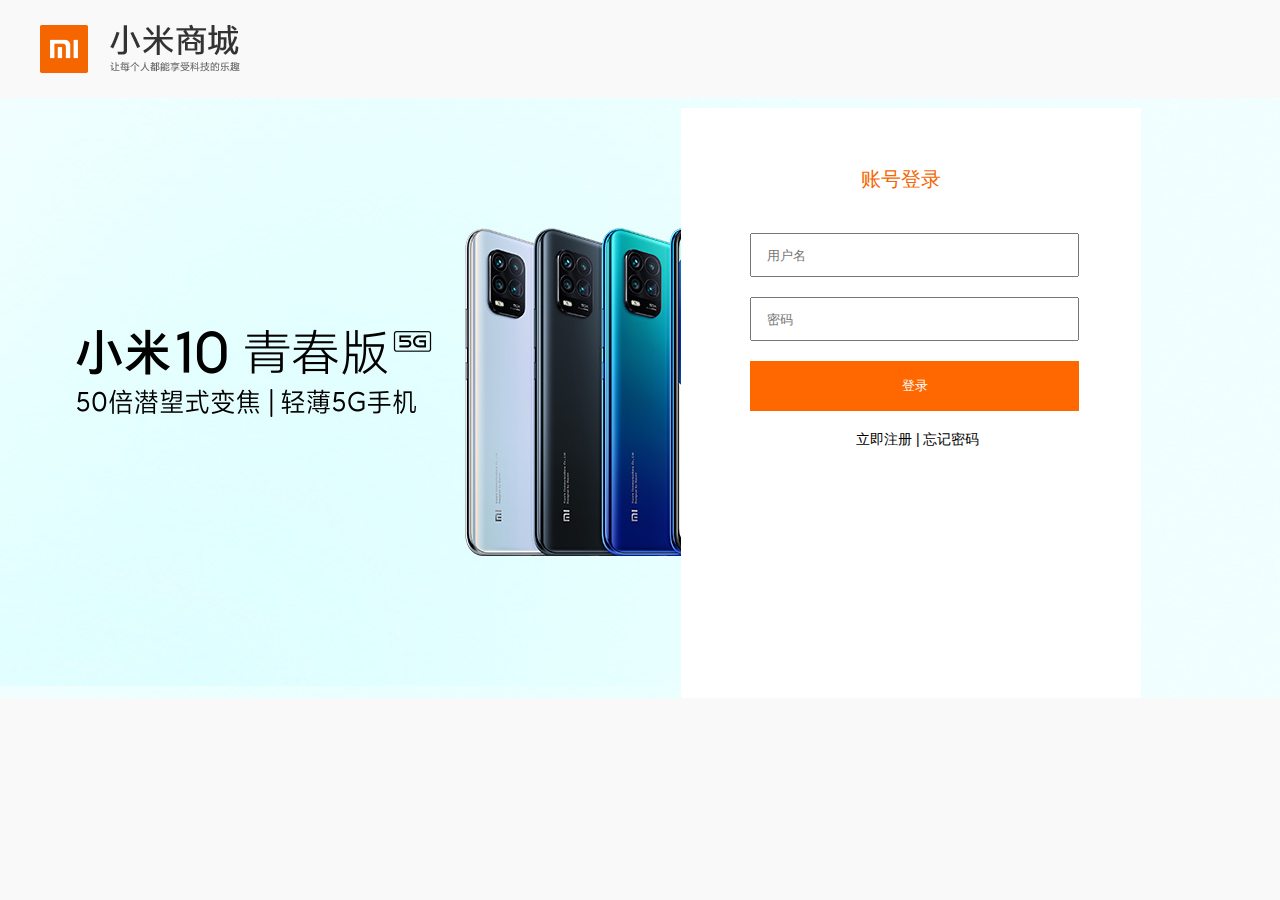
<file: login.html>
<!DOCTYPE html>
<html lang="en">

<head>
    <meta charset="UTF-8">
    <meta name="viewport" content="width=device-width, initial-scale=1.0">
    <meta http-equiv="X-UA-Compatible" content="ie=edge">
    <title>登录</title>
    <link rel="stylesheet" href="css/commom.css">
    <link rel="stylesheet" href="css/login.css">
    <style>
        /* css样式 */
    </style>
</head>

<body>
    <div class="header w">
        <div class="logo">
            <a href="index.html"></a>
        </div>
    </div>
    <div class="main">
        <div class="login_input">
            <div class="nav_tab">
                <a href="javascript:;">
                    账号登录
                </a>
            </div>
            <!-- 这里看看使不使用form表单 -->
            <!-- 用户名 -->
            <div class="username">
                <input type="text" placeholder="用户名" name="username" autocomplete="off">
            </div>
            <!-- 密码 -->
            <div class="password">
                <input type="password" placeholder="密码" name="password" autocomplete="off">
            </div>
            <!-- 登录按钮 -->
            <div class="btn">
                <!-- <input type="submit" value="登录"> -->
                <input type="button" value="登录">
            </div>
            <!--  立即注册 忘记密码 -->
            <div class="reverse">
                <a href="./register.html">立即注册</a> |
                <a href="#">忘记密码</a>
            </div>
        </div>
    </div>
    </div>
    <!-- 引入jq -->
    <script src="js/jquery-3.3.1.min.js"></script>
    <script>
        // 编写js
    </script>
</body>

</html>
</file>
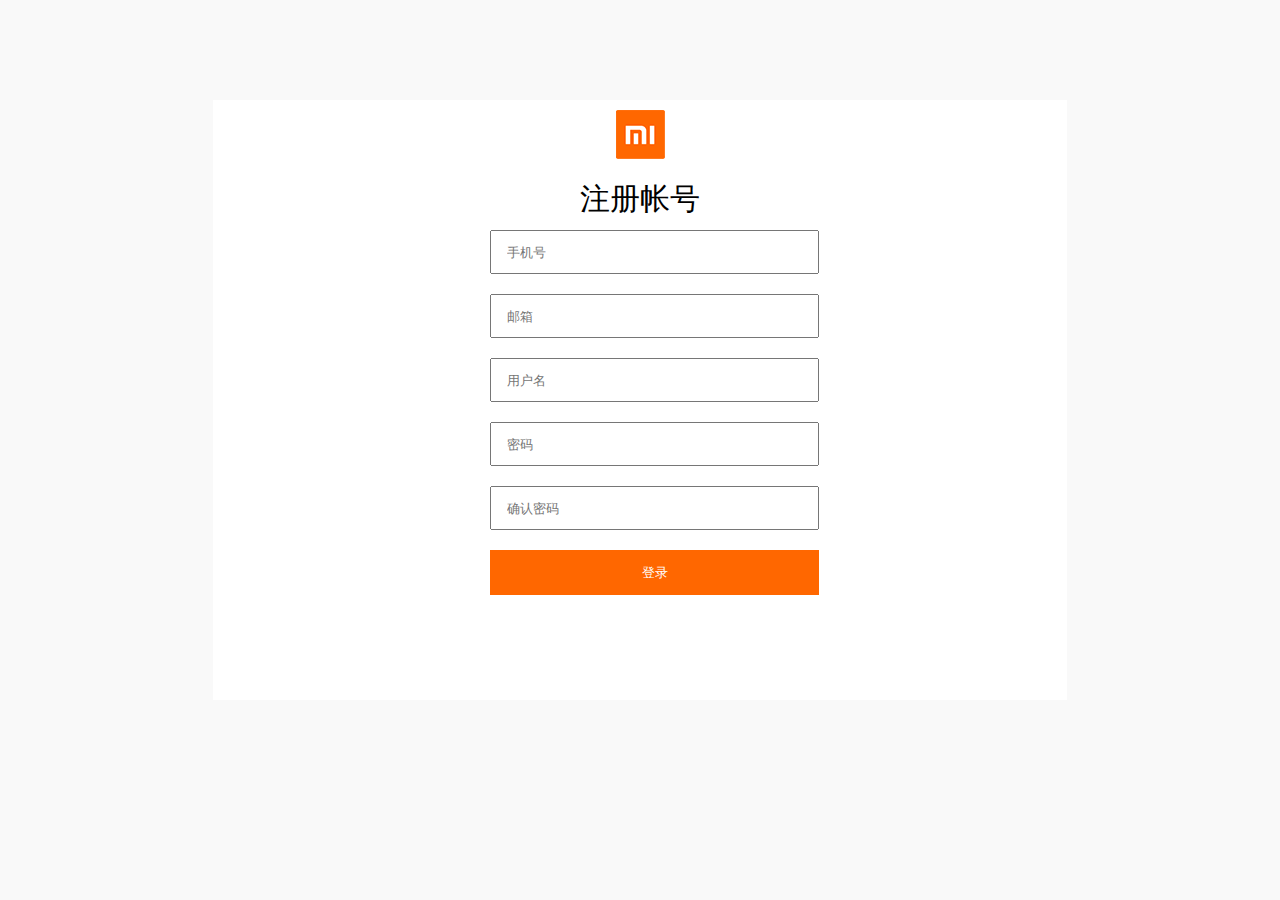
<file: register.html>
<!DOCTYPE html>
<html lang="en">

<head>
    <meta charset="UTF-8">
    <meta name="viewport" content="width=device-width, initial-scale=1.0">
    <meta http-equiv="X-UA-Compatible" content="ie=edge">
    <title>注册</title>
    <link rel="stylesheet" href="css/commom.css">
    <link rel="stylesheet" href="css/register.css">
</head>

<body>
    <div class="register">
        <div class="logo">
            <a href="index.html"></a>
        </div>
        <div class="title">
            <h4>注册帐号</h4>
        </div>
        <form action="" method="">
            <div class="username">
                <input type="text" placeholder="手机号" name="phone" autocomplete="off">
            </div>
            <!-- 密码 -->
            <div class="password">
                <input type="email" placeholder="邮箱" name="email" autocomplete="off">
            </div>
            <div class="password">
                <input type="text" placeholder="用户名" name="username" autocomplete="off">
            </div>
            <div class="password">
                <input type="password" placeholder="密码" name="password" autocomplete="off">
            </div>
            <div class="password">
                <input type="password" placeholder="确认密码" name="password2" autocomplete="off">
            </div>
            <div class="btn">
                <!-- <input type="submit" value="登录"> -->
                <input type="button" value="登录">
            </div>
        </form>
    </div>
</body>

</html>
</file>
<file: css/commom.css>
* {
    padding: 0;
    margin: 0;
}

a {
    text-decoration: none;
    color: black;
}

.w {
    width: 1200px;
    margin: 0 auto;
}

input {
    outline: none;
}

body {
    font-family: Helvetica, arial, "MI Lan Pro", "Hiragino Sans GB", "PingFang SC", "Microsoft YaHei", "微軟正黑體", "儷黑 Pro", sans-serif;
    font-size: 14px;
}

.clearfix::after {
    display: block;
    content: "";
    height: 0;
    visibility: hidden;
    clear: both;
}

.clearfix {
    zoom: 1;
}

.left {
    float: left;
}

.right {
    float: right;
}

li {
    list-style: none;
}
</file>
<file: css/header.css>
/* 头部开始 */

.header {
    max-width: 100%;
    /* width: 1520px; */
    height: 30px;
    background-color: #333;
    /* background-color: pink; */
}

.header a {
    color: #fff;
}

.container {
    margin-top: 6px;
    float: left;
    /* margin-left: 180px; */
}

.container a {
    /* color: #FFF; */
    font-size: 14px;
    padding: 0 10px;
    /* float: left; */
}

.container a:hover,
.bar a:hover {
    color: #ff6700;
}

.bar {
    font-size: 14px;
    margin-top: 6px;
}

.bar a {
    padding: 0 20px;
}


/* 头部结束 */


/* 搜索开始 */

.nav {
    /* height: 100px; */
    /* background-color: pink; */
    position: relative;
}

.logo a {
    float: left;
    margin-top: 22px;
    margin-left: 20px;
    display: inline-block;
    width: 49px;
    height: 49px;
    background-image: url(../images/b.png);
}

.search,
.searchbut {
    position: absolute;
}

.search {
    top: 36px;
    right: 370px;
    line-height: 34px;
}

.searchbut {
    top: 36px;
    right: 310px;
}

.searchbut input {
    font-size: 14px;
    border: 0;
    outline: none;
    width: 60px;
    height: 35px;
    cursor: pointer;
    /* background: ; */
}

.search input {
    width: 425px;
    height: 26px;
    padding: 2px 10px;
    /* border-top: none; */
}


/* 搜索结束 */
</file>
<file: css/index.css>
/* 导航开始 */

.side {
    position: relative;
    margin-top: 30px;
    height: 460px;
    /* background-color: pink; */
}


/* 导航结束 */

.side .images li {
    height: 460px;
    overflow: hidden;
}

.side .images li img {
    height: 460px;
}


/* 隐藏图片 */

.images li {
    display: none;
}

.images li:first-child {
    display: block;
}


/* 隐藏图片 */

.navlist li:hover {
    background-color: #ff6700;
    padding-left: 15px;
}

.navlist ul {
    overflow: hidden;
    padding: 15px 0;
    /* opacity: 0.9; */
    /* margin-top: 20px; */
    position: absolute;
    width: 200px;
    height: 430px;
    color: #fff;
    background-color: rgba(105, 101, 101, .6);
    top: 0;
    left: 0;
    text-align: center;
}

.navlist ul li {
    padding: 0 5px;
    height: 42px;
    line-height: 42px;
    transition: all .4s;
}

.navlist a {
    color: #fff;
    display: block;
}


/* 手机商品样式开始 */

.show {
    margin-top: 55px;
    height: 600px;
    /* background-color: pink; */
}

.show .title a:hover {
    color: #ff6700
}

.title {
    height: 58px;
}

.title h2 {
    float: left;
    font-size: 22px;
    font-weight: normal;
    line-height: 58px;
}

.title a {
    color: black;
    display: block;
    float: right;
    line-height: 58px;
    margin-right: 10px;
}

body {
    /* height: 3000px; */
    background-color: rgb(245, 245, 245);
}

.shops {
    height: 541px;
    /* background-color: #ff6700; */
}

.shops .sideimg {
    width: 234px;
    height: 542px;
    /* background-color: aqua; */
}

.items {
    width: 966px;
    height: 542px;
    /* background-color: skyblue; */
}

.shops .sideimg {
    transition: all .4s;
}

.sideimg img {
    width: 100%;
    height: 100%;
}

.items li {
    background: #fff;
    margin: 0 5px;
    margin-top: 8px;
    float: left;
    width: 230px;
    height: 262px;
    transition: all .4s;
    /* background-color: cadetblue; */
}

.items li:hover,
.shops .sideimg:hover {
    /* padding-top: 2px; */
    transform: translate3d(0, -4px, 0);
    box-shadow: 0 15px 30px rgba(0, 0, 0, .1);
}

.items li img {
    display: block;
    margin: 0 auto;
    margin-bottom: -12px;
}

.items ul {
    margin-left: 6px;
    /* margin-top: 6px; */
}

.items li .title_item {
    text-align: center;
    font-size: 14px;
    font-weight: normal;
}

.items .desc_item {
    text-align: center;
    text-overflow: ellipsis;
    white-space: nowrap;
    overflow: hidden;
    font-size: 14px;
    color: #b0b0b0
}

.items .price {
    text-align: center;
    color: #ff6700;
}


/* 这里的two是用来展示两个商品的 */

.two li:hover {
    transform: translate3d(0, -4px, 0);
    shadow: 0 15px 30px rgba(0, 0, 0, .1);
}

.shops .two {
    margin-left: 4px;
    transition: none;
    width: 234;
    height: 542px;
    /* background-color: pink; */
}

.shops .two li {
    margin-top: 8px;
    width: 230px;
    height: 262px;
    background-color: #fff;
    transition: all .4s;
}

.two img {
    display: block;
}


/* 手机商品样式结束 */
</file>
<file: css/footer.css>
.footer {
    margin-top: 65px;
    /* max-width: 1520px; */
    /* width: 1520px; */
    width: 100%;
    height: 200px;
    background-color: #fff;
}

.footer a {
    color: black;
}

.footer .font_desc span {
    display: block;
    width: 400px;
    height: 40px;
    line-height: 40px;
}

.font_desc2 {
    position: relative;
}

.font_desc3 {
    float: left;
}

.font_desc4 {
    float: left;
    margin-left: 40px;
}

.footer .font_desc3 li,
.font_desc4 li {
    padding: 6px 0;
}

.info {
    margin-right: 480px;
    margin-top: 20px;
}

.info p {
    /* width: 200px; */
    height: 30px;
    text-align: center;
}

.font_desc a:hover {
    color: coral;
}

.position img {
    display: block;
}

.position {
    position: absolute;
    top: 0;
    right: 80px;
}
</file>
<file: css/cart.css>
body {
    background-color: rgb(245, 245, 245);
}

.cart {
    /* width: 100px; */
    /* height: 400px; */
    /* background-color: pink; */
    margin-top: 30px;
    margin-bottom: 30px;
}

.cart .cartlist {
    /* height: 300px; */
    /* background-color: skyblue; */
}

.cartlist .list_top {
    height: 70px;
    border-bottom: 1px solid #ccc;
    background-color: #fff;
}

.list_top .col {
    /* line-height: 76px; */
    float: left;
    font-size: 16px;
    padding: 24px 78px;
}

.list_top .price_one {
    padding: 24px 0;
    margin-left: 20px;
}

.cartlist .list_bottom {
    height: 220px;
    /* background-color: chocolate; */
    /* margin-top: 15px; */
}


/* .cartlist .list_bottom .col2 div {
padding: 0;
} */

.cart .submit {
    /* height: 100px; */
    /* background-color: burlywood; */
}

.list_bottom .col2 {
    float: left;
    margin-left: 112px;
    overflow: hidden;
}

.list_bottom .list_top {
    height: 124px;
    line-height: 124px;
}

.list_bottom .spe {
    text-overflow: ellipsis;
    white-space: nowrap;
    overflow: hidden;
    width: 350px;
    height: 100px;
    margin-left: 20px;
}

.spe span {
    display: block;
    float: left;
    width: 200px;
    height: 40px;
}

.list_bottom .spe img {
    vertical-align: middle;
}

.list_bottom .p_price {
    margin-left: 74px;
}

.list_bottom input.optiton {
    height: 29px;
    padding: 2px;
    width: 27px;
}

.cart a {
    color: black;
}

.cart a:hover {
    color: #ff6700;
}

.cart .submit {
    margin-top: 20px;
    height: 50px;
    background-color: #fff;
}

.submit .sub_left p {
    width: 275px;
    height: 48px;
    /* background-color: pink; */
    text-align: center;
    line-height: 48px;
    font-size: 16px;
}

.submit .sub_right a {
    font-size: 18px;
    display: block;
    width: 200px;
    height: 48px;
    line-height: 48px;
    margin: 0 auto;
    background-color: #b0b0b0;
    text-align: center;
    transition: all .4s;
    /* align-content: center; */
}

.submit .sub_right a:hover {
    background-color: #ff6700;
    color: #fff;
}

.submit .money {
    font-size: 16px;
    margin-right: 10px;
    height: 48px;
    line-height: 48px;
    /* background-color: pink; */
}

.submit .money .red {
    color: #ff6700;
    font-size: 30px;
}
</file>
<file: css/detail.css>
body {
    background-color: rgb(247, 247, 247);
}

.page {
    /* width: 1500px; */
    width: 100%;
    /* margin: 0 auto; */
    background-color: #fff;
    margin-top: 40px;
    /* height: 500px; */
    /* background-color: pink; */
}

.page .img-left {
    padding: 42px;
    /* padding-left: 40px; */
    width: 400px;
}

.page .product-con {
    width: 710px;
    height: 500px;
}

.page .product-con h2 {
    padding-top: 20px;
    font-size: 24px;
    font-weight: normal;
    color: #212121;
}

.product-con .sale-desc {
    padding-top: 15px;
    color: #b0b0b0;
}

.product-con .price-info {
    padding-top: 10px;
    font-size: 18px;
    color: #ff6700;
}

.product-con .company-info {
    padding-top: 10px;
    color: #ff6700;
}

.product-con .buy-option {
    padding-top: 10px;
    margin-bottom: 10px;
}

.product-con .option_title {
    margin-bottom: 5px;
    font-size: 18px;
}

.product-con .buy-option ul li:hover {
    border-color: #ff6700;
}

.product-con .buy-option ul li:hover a {
    color: #ff6700;
}

.product-con .buy-option ul li {
    text-align: center;
    line-height: 42px;
    float: left;
    width: 292px;
    height: 42px;
    border: 1px solid #e0e0e0;
    margin-right: 30px;
    margin-top: 10px;
    cursor: pointer;
    font-size: 16px;
    transition: all .2s ease;
    /* color: #ff6700; */
}

.product-con .btn-box {
    padding-top: 20px;
    height: 54px;
    /* background-color: aquamarine; */
}

.product-con .buy-option .active3 {
    border-color: #ff6700;
}

.product-con .buy-option .active4 {
    color: #ff6700;
}

.product-con .btn-box a {
    /* margin: 0 auto; */
    background: #ff6700;
    border-color: #ff6700;
    color: #fff;
    width: 298px;
    height: 52px;
    line-height: 52px;
    font-size: 16px;
    display: block;
    cursor: pointer;
    text-align: center;
    float: left;
    margin-right: 30px;
}

.btn-box a:hover {
    background-color: #f25807;
    border-color: #f25807;
    color: #fff;
    transition: all .4s
}

.imgAndPro {
    width: 1200px;
    margin: 0 auto;
}
</file>
<file: css/list.css>
body {
    background-color: rgb(245, 245, 245);
}

.search-container {
    margin-top: 20px;
    /* background-color: pink; */
}

a {
    /* color: #ccc; */
}

.breadcrumbs a {
    color: #757575;
}

.breadcrumbs a:hover {
    color: #ff6700;
    /* background: #ff6700; */
}

.breadcrumbs {
    /* background: #fff; */
    line-height: 40px;
    height: 40px;
    font-size: 12px;
}

.sep {
    color: #b0b0b0;
}

.breadcrumbs span {
    /* color: #b0b0b0; */
    display: inline-block;
    margin: 0 1px;
}

.search-filter {
    background: #fff;
}

.filter-list .label {
    color: #757575;
    display: block;
    float: left;
    width: 148px;
    height: 20px;
    padding: 26px 0px;
}

.active {
    color: #ff6700;
}

.filter-list li {
    font-size: 14px;
    float: left;
    width: 148px;
    height: 20px;
    padding: 26px 0px;
    /* transition: all .3s; */
}

.filter-list li a,
.search-result li a {
    transition: all .2s;
}

.filter-list li a:hover {
    color: #ff6700;
}

.filter-list a {
    display: inline-block;
    overflow: hidden;
    white-space: nowrap;
    text-overflow: ellipsis;
}

.search-result .order-list a {
    display: inline-block;
    /* color: black; */
}

.search-result .order-list ul {
    height: 50px;
    line-height: 30px;
}

.search-result li {
    font-size: 14px;
    float: left;
    padding: 0 30px;
    border-right: 1px solid #ccc;
    /* transition: all .3s; */
}

.search-result li:last-child {
    border-right: none;
}

.search-result li a:hover {
    color: #ff6700;
}

.search-result {
    margin-top: 20px;
    height: 600px;
    /* background-color: skyblue; */
}

.p_list {
    /* padding: 20px 0; */
    /* height: 400px; */
    /* background-color: aquamarine; */
}


/* box-shadow: 0 5px 15px rgba(0,0,0,.2 */

.p_list .goods_item:hover {
    box-shadow: 0 5px 15px rgba(0, 0, 0, .2);
}

.p_list .goods_item {
    background-color: #fff;
    width: 225px;
    height: 288px;
    padding-top: 24px;
    margin-bottom: 30px;
    margin-left: 14px;
    float: left;
    transition: all .6s;
}

.p_list .goods_item h2 {
    text-align: center;
    font-size: 14px;
    text-overflow: ellipsis;
    white-space: nowrap;
    overflow: hidden;
    font-weight: normal;
}

.p_list .goods_item .p_money {
    font-size: 16px;
}

.p_list .goods_item span {
    color: #ff6700;
}

.p_list .goods_item p {
    text-align: center;
}

.p_list .goods_img {
    width: 200px;
    height: 200px;
    margin: 0 auto 16px;
}

.preandnext {
    /* width: 100px; */
    text-align: center;
    /* height: 80px; */
    /* background-color: aqua; */
    padding: 10px;
}

.preandnext a {
    background-color: #fff;
    /* margin-top: 10px; */
    display: inline-block;
    /* background-color: pink; */
    width: 50px;
    height: 50px;
    text-align: center;
    line-height: 50px;
    transition: all .6s;
}

.preandnext .active2 {
    background-color: #ccc;
}

.preandnext a:hover {
    background-color: #ccc;
    color: #ff6700;
}
</file>
<file: css/login.css>
.header {
    /* background-color: pink; */
    /* height: 500px; */
}

body {
    background-color: rgb(249, 249, 249);
}

.logo {
    font-size: 28px;
}

.logo a {
    width: 200px;
    height: 98px;
    display: block;
    background-image: url(../images/logo.png)
}

.main {
    position: relative;
    width: 100%;
    background-image: url("../images/a.jpg");
    height: 600px;
    background-position: top center;
}

.login_input {
    width: 410px;
    height: 540px;
    padding: 25px;
    background-color: rgb(255, 255, 255);
    position: absolute;
    top: 10px;
    right: 139px;
}

.nav_tab {
    width: 400px;
    height: 100px;
    /* background-color: aquamarine; */
    overflow: hidden;
}

.nav_tab a {
    display: block;
    margin: 0 auto;
    margin-top: 33px;
    width: 90px;
    color: #f56600;
    /* height: 100px; */
    /* background-color: #ccc; */
    font-size: 20px;
}

.username {
    margin-left: 44px;
}

.password {
    margin-top: 20px;
    margin-left: 44px;
}

.username input {
    padding: 10px;
    padding-left: 15px;
    width: 300px;
    height: 20px;
}

.password input {
    padding: 10px;
    padding-left: 15px;
    width: 300px;
    height: 20px;
}

.btn input {
    border: none;
    display: block;
    background-color: #ff6700;
    width: 329px;
    height: 50px;
    color: #fff;
    cursor: pointer;
    margin-left: 44px;
    margin-top: 20px;
}

.reverse {
    /* width: 329px; */
    /* height: 100px; */
    /* background-color: #f56600; */
    margin-left: 150px;
    margin-top: 20px;
}

.reverse a:hover {
    color: #f56600;
}
</file>
<file: css/register.css>
.register {
    width: 854px;
    height: 600px;
    margin: 0 auto;
    background-color: #fff;
    margin-top: 100px;
}

.register .title h4 {
    font-size: 30px;
    font-family: "微软雅黑";
    text-align: center;
    font-weight: normal;
    margin-bottom: 10px;
}

body {
    background-color: rgb(249, 249, 249);
}

.register {
    overflow: hidden;
}

.logo {
    margin-top: 10px;
}

.register .logo a {
    margin-top: 10px;
    margin: 0 auto;
    background-image: url("../images/b.png");
    display: block;
    width: 49px;
    height: 49px;
    margin-bottom: 20px;
}

.username {
    width: 300px;
    margin: 0 auto;
}

.password {
    width: 300px;
    margin: 0 auto;
    margin-top: 20px;
}

.username input {
    padding: 10px;
    padding-left: 15px;
    width: 300px;
    height: 20px;
}

.password input {
    padding: 10px;
    padding-left: 15px;
    width: 300px;
    height: 20px;
}

.btn input {
    border: none;
    display: block;
    background-color: #ff6700;
    width: 329px;
    height: 45px;
    color: #fff;
    cursor: pointer;
    /* margin: 0 auto; */
    margin-left: 277px;
    margin-top: 20px;
}
</file>
